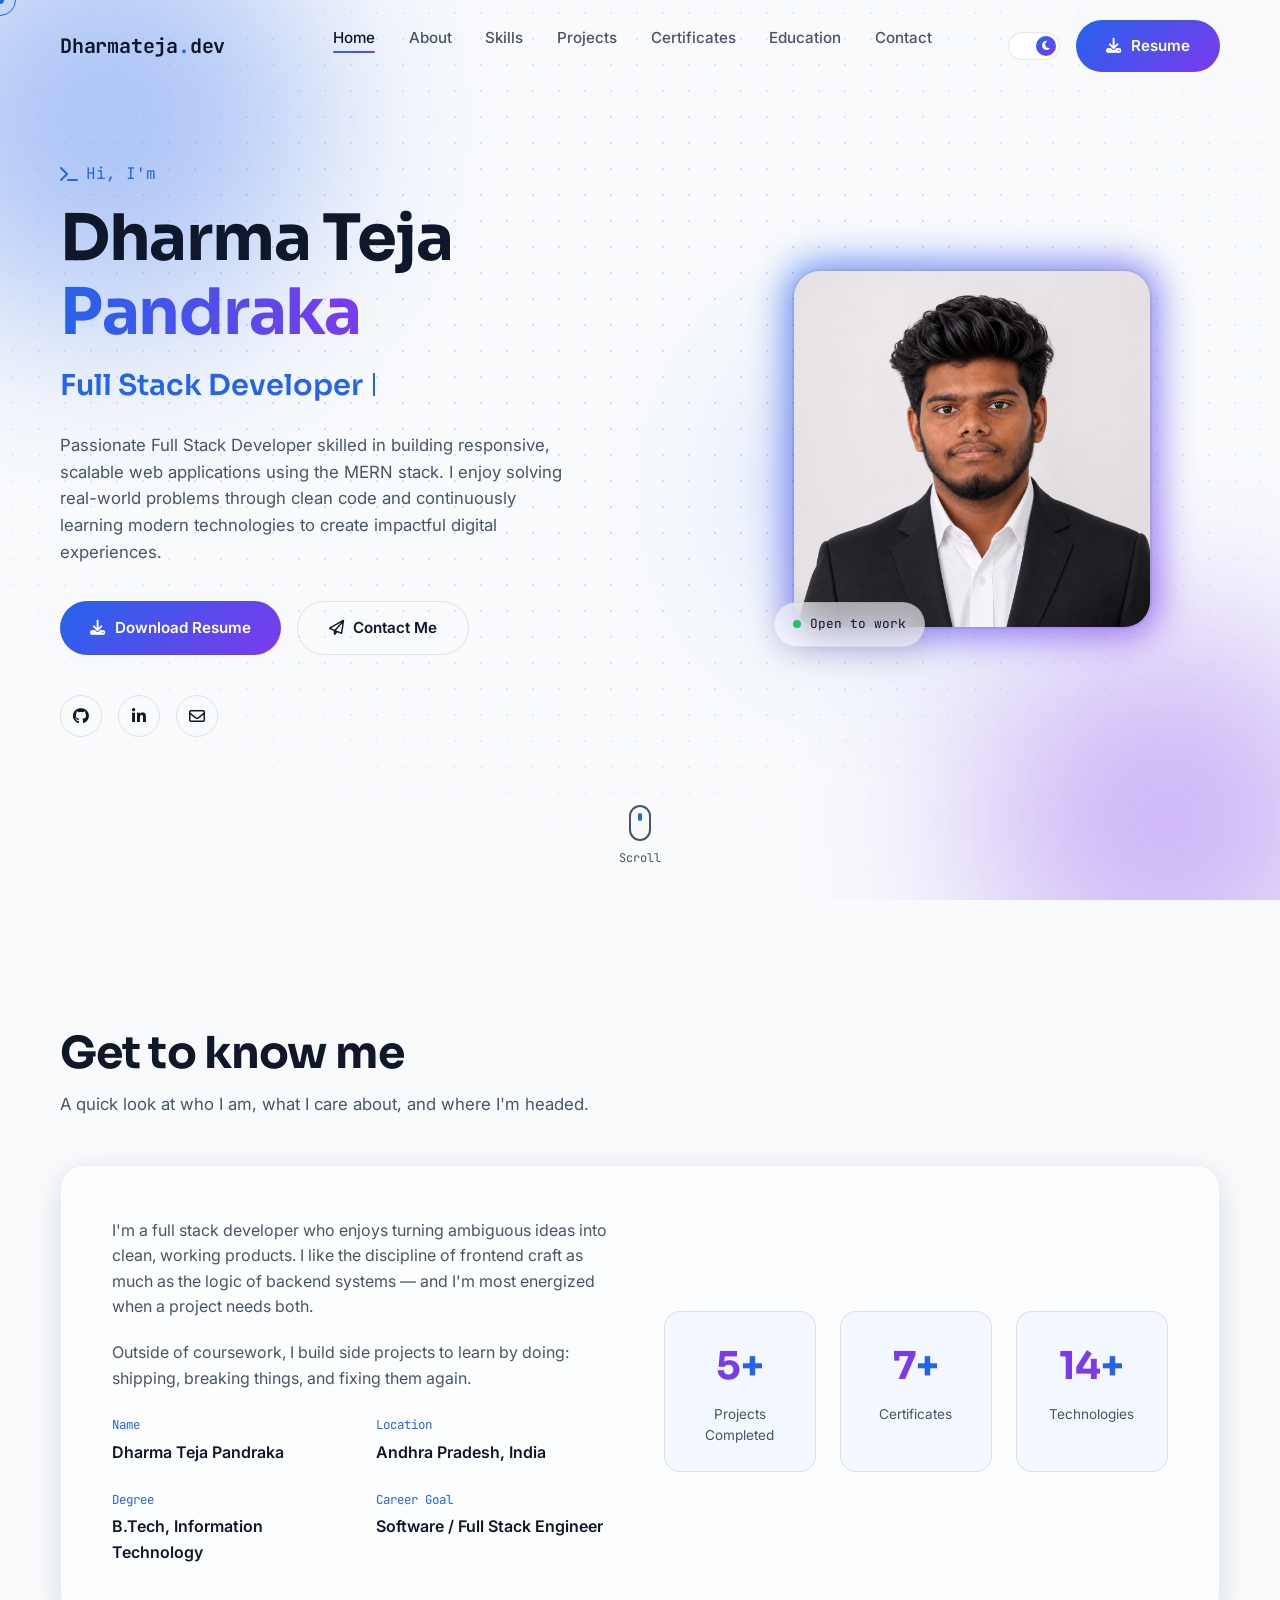
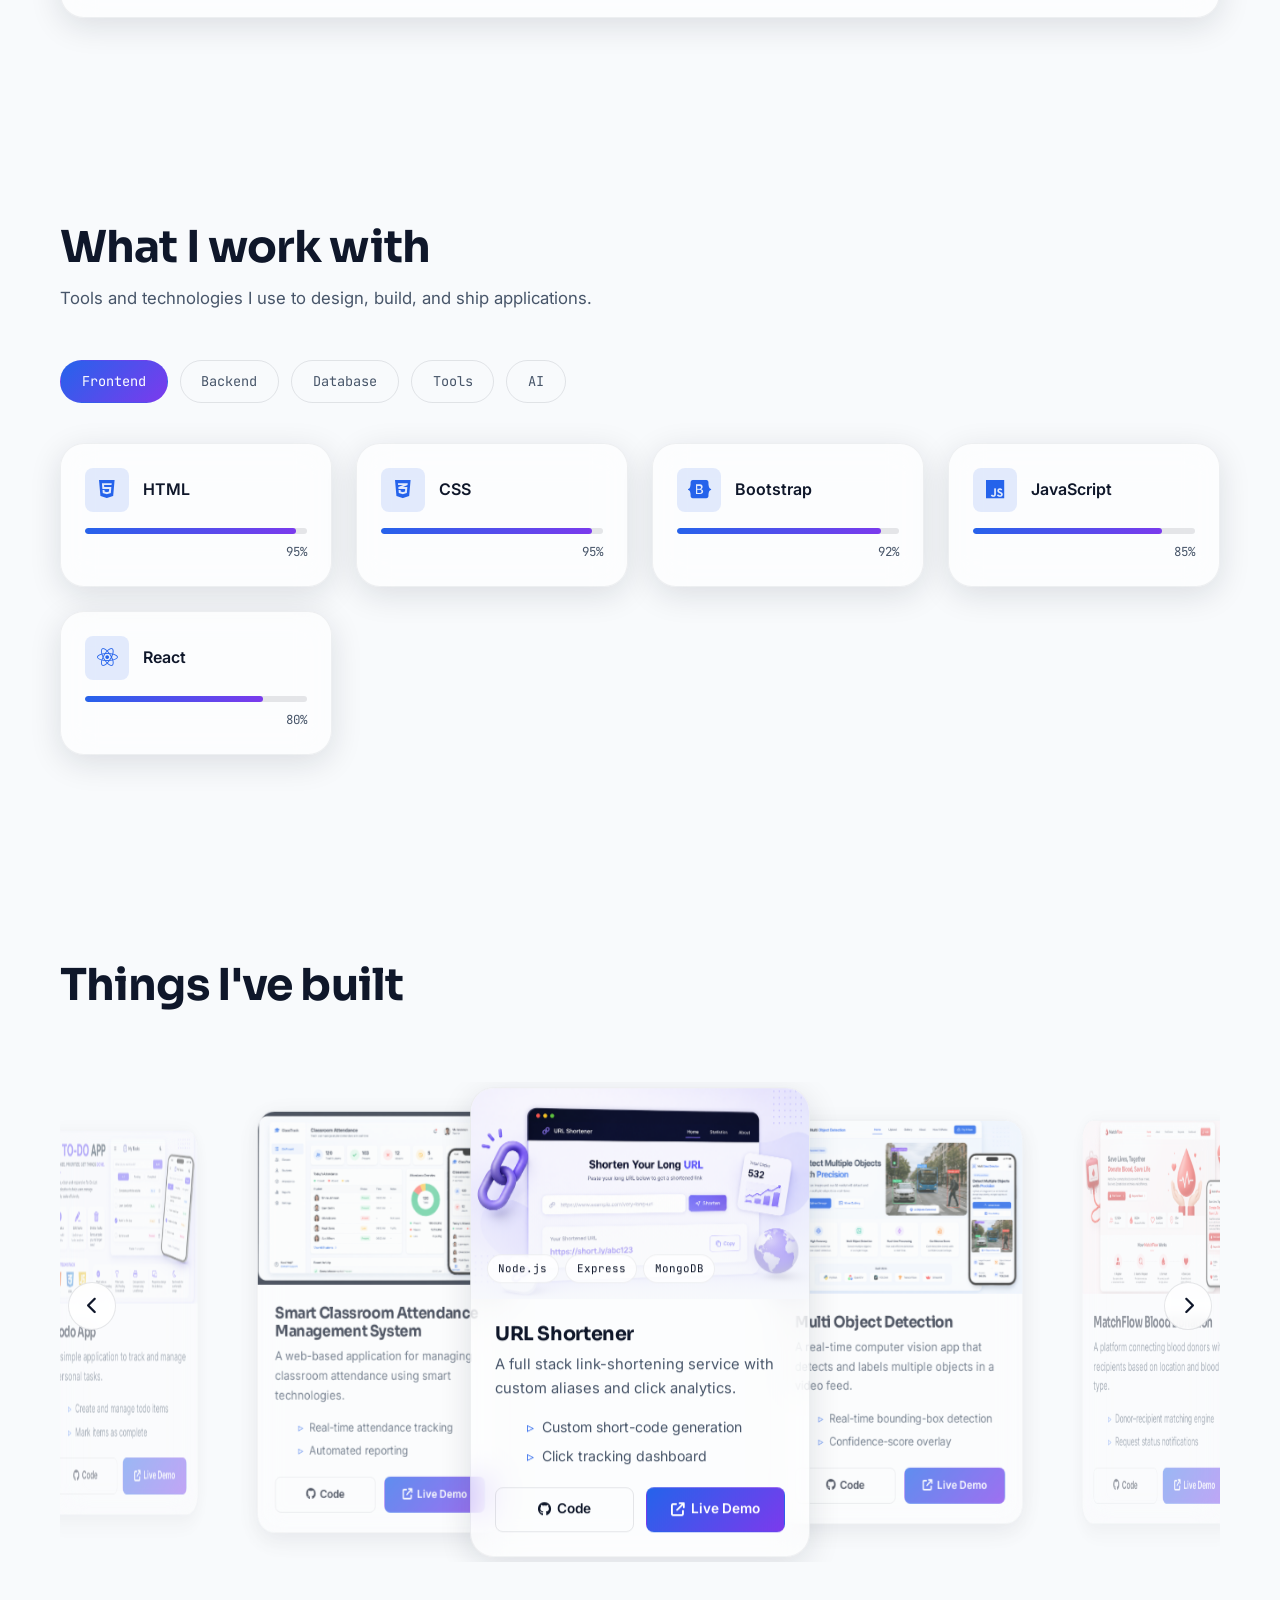
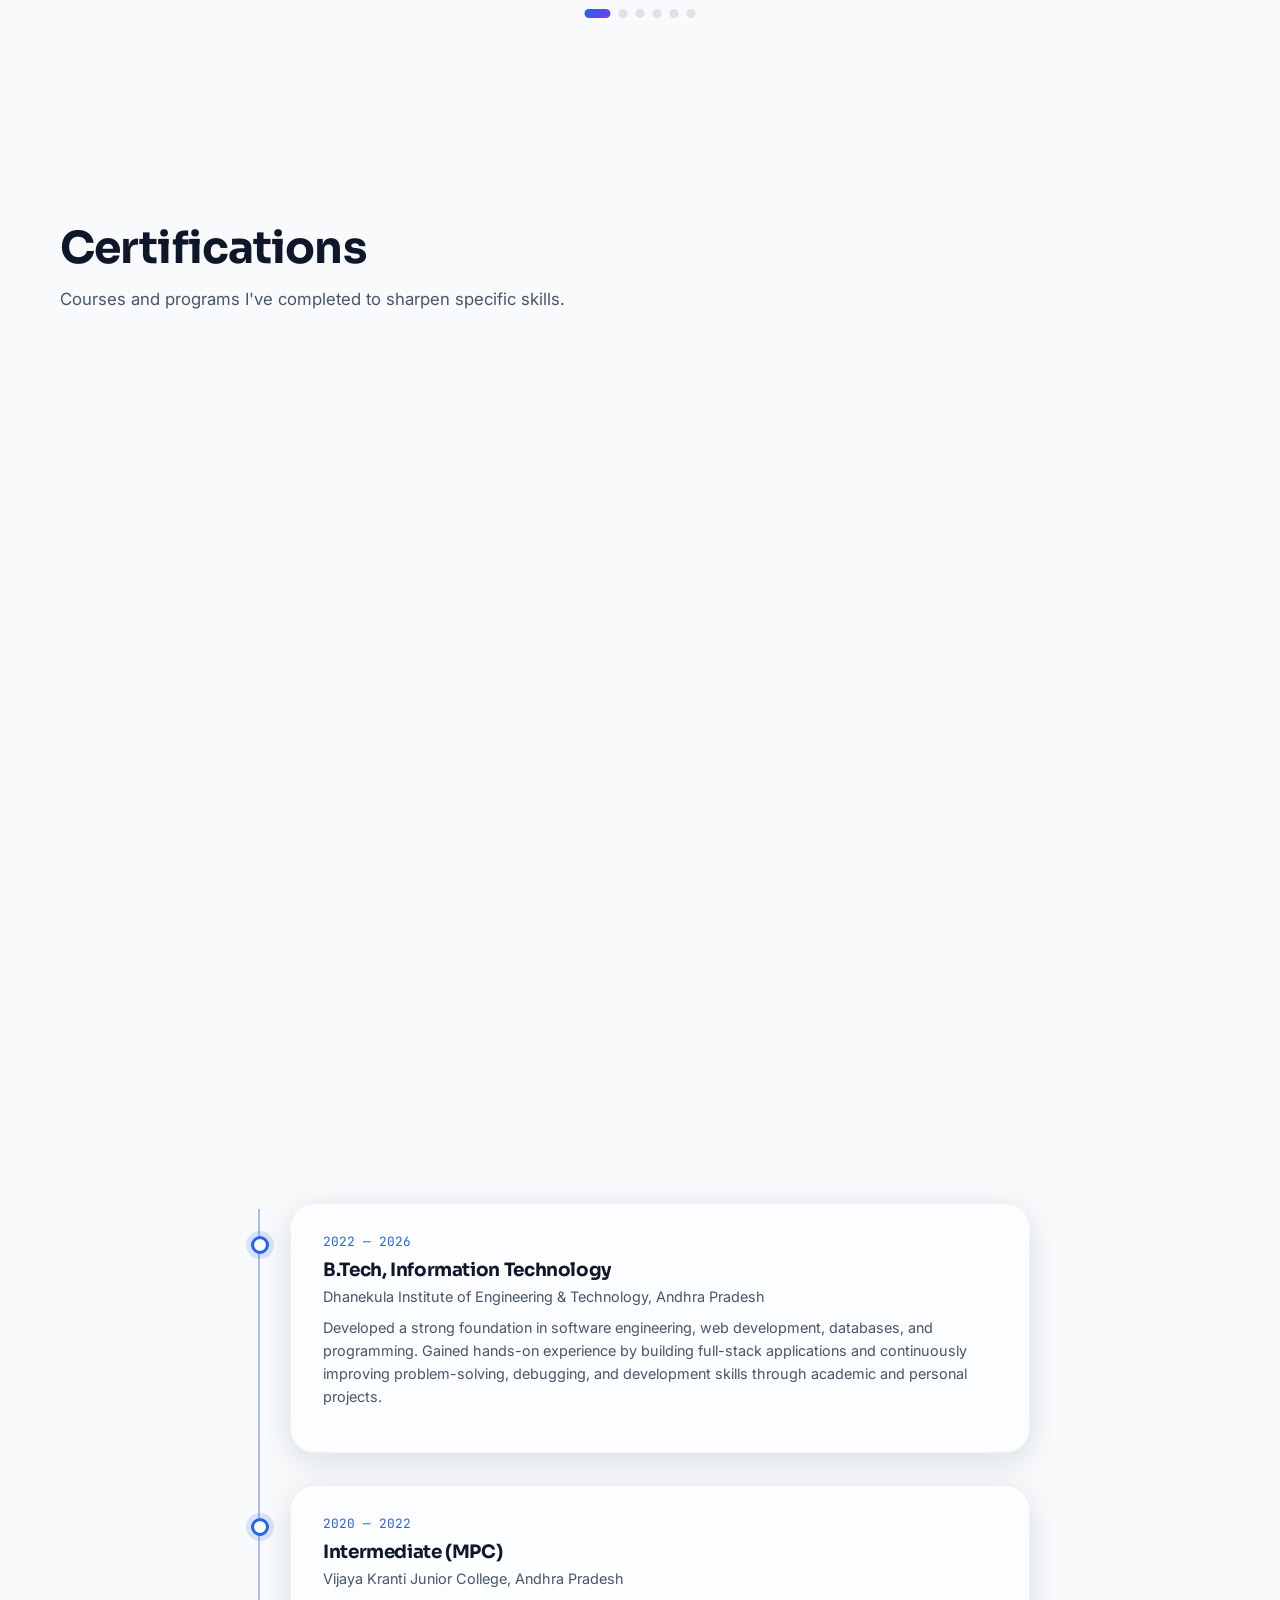
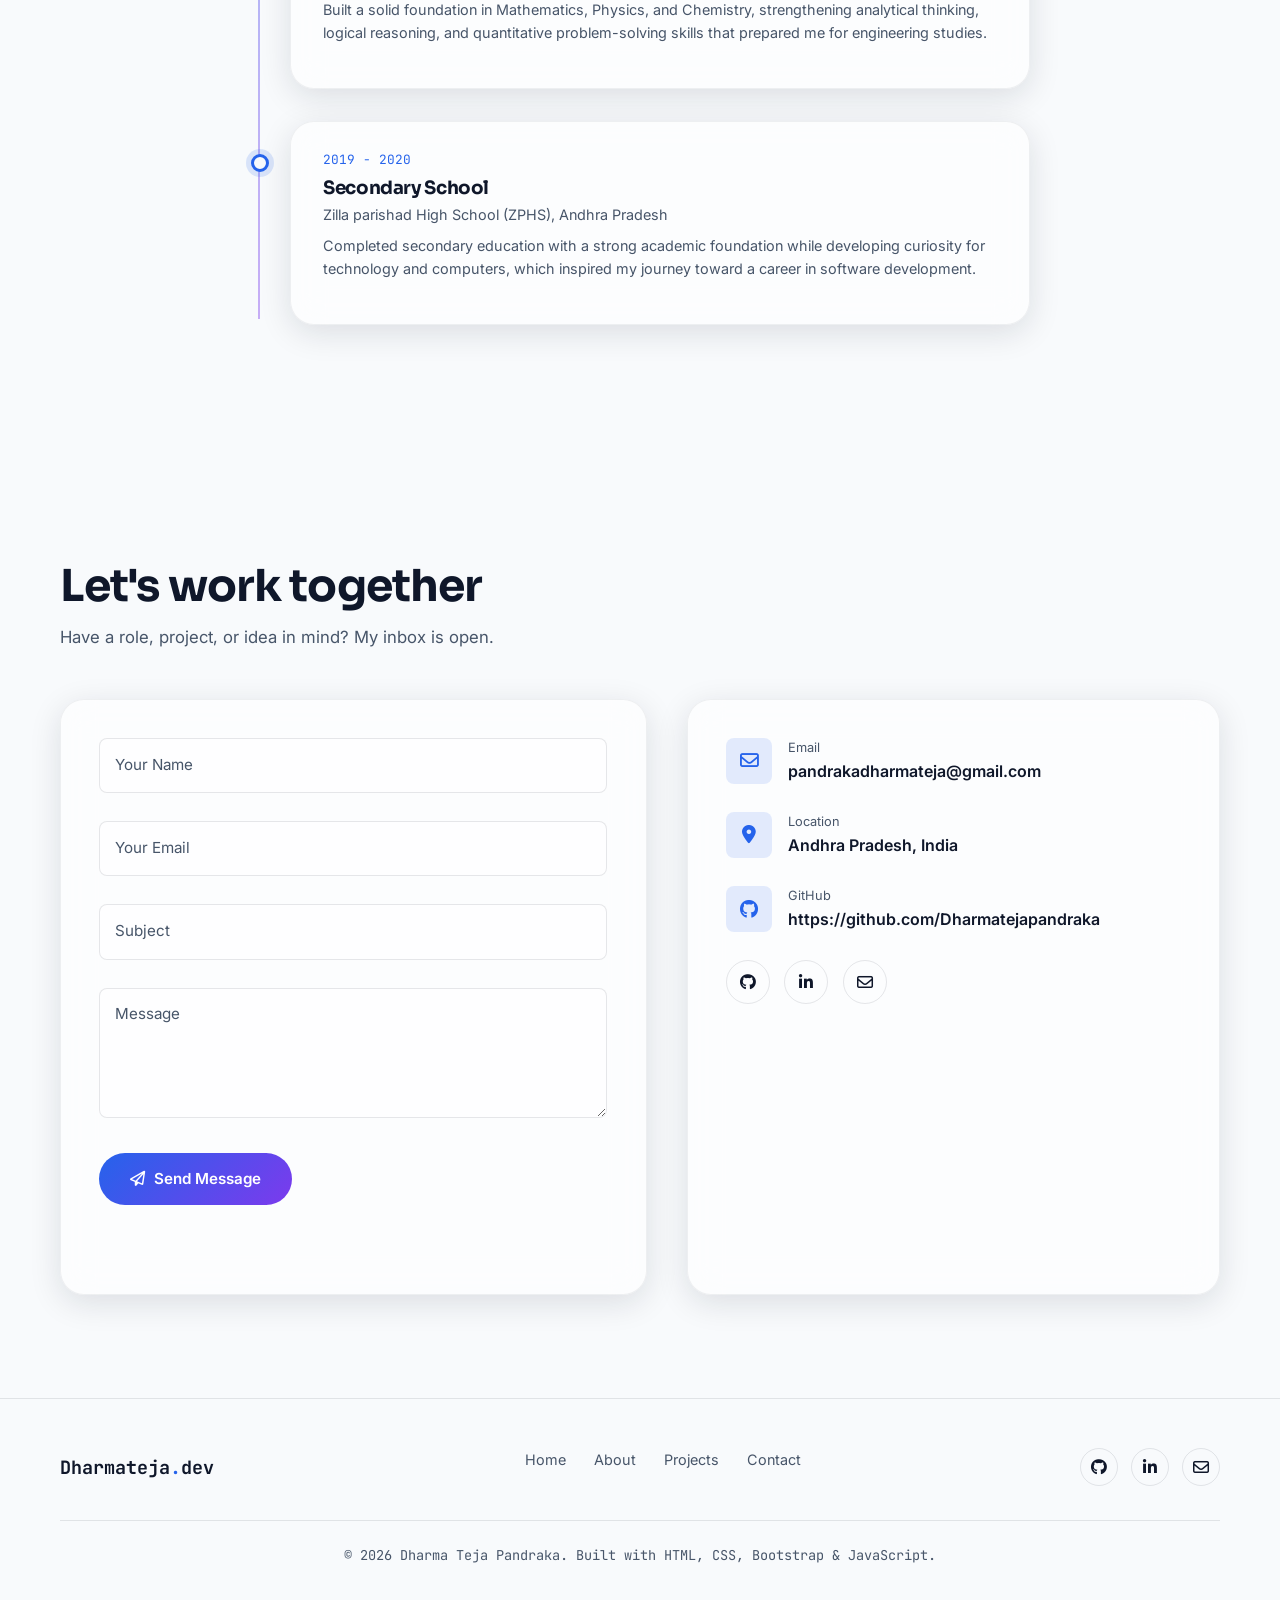
<file: index.html>
<!DOCTYPE html>
<html lang="en">
<head>
<meta charset="UTF-8">
<meta name="viewport" content="width=device-width, initial-scale=1.0">
<title>Dharmateja Pandraka | Full Stack Developer Portfolio</title>
<meta name="description" content="Portfolio of Dharmateja Pandraka, a Full Stack Developer specializing in the MERN stack, building fast, accessible, and beautifully designed web applications.">
<meta name="keywords" content="Full Stack Developer, MERN Stack, Frontend Developer, Portfolio, Web Developer">
<meta name="author" content="Dharmateja Pandraka">

<!-- Open Graph -->
<meta property="og:title" content="Dharmateja Pandraka | Full Stack Developer">
<meta property="og:description" content="Full Stack Developer building fast, accessible, and premium web applications.">
<meta property="og:type" content="website">

<!-- Favicon (replace with your own) -->
<link rel="icon" href="data:,">

<!-- Google Fonts: Sora (display), Inter (body), JetBrains Mono (labels/code accents) -->
<link rel="preconnect" href="https://fonts.googleapis.com">
<link rel="preconnect" href="https://fonts.gstatic.com" crossorigin>
<link href="https://fonts.googleapis.com/css2?family=Sora:wght@500;600;700;800&family=Inter:wght@400;500;600&family=JetBrains+Mono:wght@400;500;600&display=swap" rel="stylesheet">

<!-- Font Awesome icons -->
<link rel="stylesheet" href="https://cdnjs.cloudflare.com/ajax/libs/font-awesome/6.5.1/css/all.min.css">

<!-- Bootstrap 5 (grid + utilities only — components are custom-styled) -->
<link rel="stylesheet" href="https://cdn.jsdelivr.net/npm/bootstrap@5.3.3/dist/css/bootstrap.min.css">

<!-- Design tokens first, then base, then one file per section -->
<link rel="stylesheet" href="css/variables.css">
<link rel="stylesheet" href="css/base.css">
<link rel="stylesheet" href="css/navbar.css">
<link rel="stylesheet" href="css/hero.css">
<link rel="stylesheet" href="css/about.css">
<link rel="stylesheet" href="css/skills.css">
<link rel="stylesheet" href="css/projects.css">
<link rel="stylesheet" href="css/certificates.css">
<link rel="stylesheet" href="css/education.css">
<link rel="stylesheet" href="css/contact.css">
<link rel="stylesheet" href="css/footer.css">
<link rel="stylesheet" href="css/animations.css">
</head>
<body data-theme="dark">

<a href="#home" class="skip-link">Skip to main content</a>

<!-- Loading screen, removed by js/loader.js once ready -->
<div id="loader" aria-hidden="true">
  <div class="loader-inner">
    <div class="loader-logo">Dharmateja<span>.</span>dev</div>
    <div class="loader-bar"></div>
  </div>
</div>

<!-- Scroll progress bar, filled by js/scrollprogress.js -->
<div id="scroll-progress"></div>

<!-- Each placeholder below is filled with its own HTML file from /sections
     by js/sections-loader.js — this is what keeps every section in its
     own separate, independently editable file. -->
<div id="navbar-placeholder"></div>

<main id="main-content">
  <div id="hero-placeholder"></div>
  <div id="about-placeholder"></div>
  <div id="skills-placeholder"></div>
  <div id="projects-placeholder"></div>
  <div id="certificates-placeholder"></div>
  <div id="education-placeholder"></div>
  <div id="contact-placeholder"></div>
</main>

<div id="footer-placeholder"></div>

<!-- Back to top button (global chrome, not tied to one section) -->
<button id="backToTop" aria-label="Back to top"><i class="fa-solid fa-arrow-up"></i></button>

<!-- Bootstrap JS bundle (needed only if you add Bootstrap components later) -->
<script src="https://cdn.jsdelivr.net/npm/bootstrap@5.3.3/dist/js/bootstrap.bundle.min.js"></script>

<!-- One JS file per feature, loaded in dependency order, orchestrated by main.js -->
<script src="js/theme.js"></script>
<script src="js/loader.js"></script>
<script src="js/cursor.js"></script>
<script src="js/scrollprogress.js"></script>
<script src="js/sections-loader.js"></script>
<script src="js/navbar.js"></script>
<script src="js/typing.js"></script>
<script src="js/counters.js"></script>
<script src="js/skills.js"></script>
<script src="js/projects.js"></script>
<script src="js/certificates.js"></script>
<script src="js/contact.js"></script>
<script src="js/effects.js"></script>
<script src="js/main.js"></script>
</body>
</html>
</file>
<file: css/variables.css>
/* =========================================================
   VARIABLES.CSS
   Central design tokens. Switching data-theme on <html>
   swaps every color instantly — nothing else needs to change.
   ========================================================= */

:root {
  /* ---------- Dark theme (default) ---------- */
  --bg: #0F172A;
  --bg-rgb: 15, 23, 42;
  --card: #1E293B;
  --card-rgb: 30, 41, 59;
  --primary: #38BDF8;
  --primary-rgb: 56, 189, 248;
  --accent: #8B5CF6;
  --accent-rgb: 139, 92, 246;
  --text: #FFFFFF;
  --text-secondary: #94A3B8;
  --border: rgba(148, 163, 184, 0.15);
  --glass-bg: rgba(30, 41, 59, 0.55);
  --glass-border: rgba(255, 255, 255, 0.08);
  --nav-bg: rgba(15, 23, 42, 0.65);
  --shadow: rgba(0, 0, 0, 0.45);
  --scrollbar-track: #0b1222;

  /* ---------- Typography ---------- */
  --font-display: 'Sora', sans-serif;
  --font-body: 'Inter', sans-serif;
  --font-mono: 'JetBrains Mono', monospace;

  /* ---------- Gradients ---------- */
  --gradient-primary: linear-gradient(135deg, var(--primary), var(--accent));
  --gradient-glow: radial-gradient(circle, rgba(56,189,248,0.35), transparent 70%);

  /* ---------- Layout ---------- */
  --container-max: 1240px;
  --radius-sm: 8px;
  --radius-md: 16px;
  --radius-lg: 24px;
  --radius-full: 999px;
  --section-pad: clamp(4rem, 8vw, 7rem);

  /* ---------- Motion ---------- */
  --ease: cubic-bezier(0.16, 1, 0.3, 1);
  --transition-fast: 0.2s var(--ease);
  --transition-base: 0.4s var(--ease);
  --transition-slow: 0.8s var(--ease);
}

/* ---------- Light theme overrides ---------- */
[data-theme="light"] {
  --bg: #F8FAFC;
  --bg-rgb: 248, 250, 252;
  --card: #FFFFFF;
  --card-rgb: 255, 255, 255;
  --primary: #2563EB;
  --primary-rgb: 37, 99, 235;
  --accent: #7C3AED;
  --accent-rgb: 124, 58, 237;
  --text: #0F172A;
  --text-secondary: #475569;
  --border: rgba(15, 23, 42, 0.1);
  --glass-bg: rgba(255, 255, 255, 0.6);
  --glass-border: rgba(15, 23, 42, 0.06);
  --nav-bg: rgba(248, 250, 252, 0.7);
  --shadow: rgba(15, 23, 42, 0.12);
  --scrollbar-track: #e2e8f0;
}
</file>
<file: css/base.css>
/* =========================================================
   BASE.CSS — resets, global typography, shared utilities,
   loader screen, custom cursor, scroll progress bar
   ========================================================= */

* { margin: 0; padding: 0; box-sizing: border-box; }

html {
  scroll-behavior: smooth;
  scroll-padding-top: 90px;
}

body {
  font-family: var(--font-body);
  background: var(--bg);
  color: var(--text);
  overflow-x: hidden;
  transition: background var(--transition-base), color var(--transition-base);
  line-height: 1.6;
}

/* Respect reduced motion preference */
@media (prefers-reduced-motion: reduce) {
  html { scroll-behavior: auto; }
  *, *::before, *::after {
    animation-duration: 0.001ms !important;
    animation-iteration-count: 1 !important;
    transition-duration: 0.001ms !important;
  }
}

img { max-width: 100%; display: block; }

a { text-decoration: none; color: inherit; }

ul { list-style: none; }

button { font-family: inherit; cursor: pointer; border: none; background: none; }

h1, h2, h3, h4, h5 {
  font-family: var(--font-display);
  font-weight: 700;
  letter-spacing: -0.02em;
  line-height: 1.15;
}

::selection {
  background: var(--primary);
  color: #fff;
}

/* ---------- Scrollbar ---------- */
::-webkit-scrollbar { width: 10px; }
::-webkit-scrollbar-track { background: var(--scrollbar-track); }
::-webkit-scrollbar-thumb {
  background: var(--gradient-primary);
  border-radius: var(--radius-full);
}

/* ---------- Layout helpers ---------- */
.container-custom {
  width: 100%;
  max-width: var(--container-max);
  margin-inline: auto;
  padding-inline: clamp(1.25rem, 4vw, 2.5rem);
}

section { padding-block: var(--section-pad); position: relative; }

/* Code-comment style eyebrow used above every section heading.
   Ties the visual language to the developer/full-stack subject. */
.eyebrow {
  font-family: var(--font-mono);
  font-size: 0.85rem;
  color: var(--primary);
  display: inline-flex;
  align-items: center;
  gap: 0.5rem;
  margin-bottom: 0.75rem;
  opacity: 0.9;
}

.section-heading {
  font-size: clamp(1.9rem, 4vw, 2.75rem);
  margin-bottom: 0.75rem;
}

.section-sub {
  color: var(--text-secondary);
  max-width: 620px;
  margin-bottom: 3rem;
  font-size: 1.05rem;
}

.section-head { margin-bottom: 2.5rem; }

.text-gradient {
  background: var(--gradient-primary);
  -webkit-background-clip: text;
  background-clip: text;
  color: transparent;
}

/* ---------- Glass card ---------- */
.glass-card {
  background: var(--glass-bg);
  border: 1px solid var(--glass-border);
  backdrop-filter: blur(16px);
  -webkit-backdrop-filter: blur(16px);
  border-radius: var(--radius-lg);
  box-shadow: 0 8px 32px var(--shadow);
  transition: transform var(--transition-base), box-shadow var(--transition-base), border-color var(--transition-base);
}

/* ---------- Buttons ---------- */
.btn-glow {
  position: relative;
  display: inline-flex;
  align-items: center;
  gap: 0.6rem;
  padding: 0.85rem 1.9rem;
  border-radius: var(--radius-full);
  font-weight: 600;
  font-size: 0.95rem;
  background: var(--gradient-primary);
  color: #fff;
  overflow: hidden;
  transition: transform var(--transition-fast), box-shadow var(--transition-fast);
  isolation: isolate;
}
.btn-glow:hover {
  transform: translateY(-3px);
  box-shadow: 0 10px 30px rgba(var(--primary-rgb), 0.4);
  color: #fff;
}

.btn-outline {
  display: inline-flex;
  align-items: center;
  gap: 0.6rem;
  padding: 0.85rem 1.9rem;
  border-radius: var(--radius-full);
  font-weight: 600;
  font-size: 0.95rem;
  border: 1.5px solid var(--border);
  color: var(--text);
  transition: all var(--transition-fast);
}
.btn-outline:hover {
  border-color: var(--primary);
  color: var(--primary);
  transform: translateY(-3px);
}

/* Ripple click effect, applied via JS-added span */
.ripple {
  position: absolute;
  border-radius: 50%;
  transform: scale(0);
  animation: ripple-anim 0.6s var(--ease);
  background: rgba(255, 255, 255, 0.5);
  pointer-events: none;
}
@keyframes ripple-anim {
  to { transform: scale(3); opacity: 0; }
}

/* ---------- Loading Screen ---------- */
#loader {
  position: fixed;
  inset: 0;
  background: var(--bg);
  z-index: 9999;
  display: flex;
  align-items: center;
  justify-content: center;
  transition: opacity 0.6s var(--ease), visibility 0.6s var(--ease);
}
#loader.loaded { opacity: 0; visibility: hidden; }
.loader-inner { text-align: center; }
.loader-logo {
  font-family: var(--font-mono);
  font-size: 1.4rem;
  color: var(--text);
  margin-bottom: 1.25rem;
  letter-spacing: 0.05em;
}
.loader-logo span { color: var(--primary); }
.loader-bar {
  width: 180px;
  height: 3px;
  border-radius: var(--radius-full);
  background: var(--border);
  overflow: hidden;
}
.loader-bar::after {
  content: '';
  display: block;
  height: 100%;
  width: 40%;
  background: var(--gradient-primary);
  animation: loader-slide 1.1s ease-in-out infinite;
}
@keyframes loader-slide {
  0% { transform: translateX(-100%); }
  100% { transform: translateX(350%); }
}

/* ---------- Scroll Progress Bar ---------- */
#scroll-progress {
  position: fixed;
  top: 0;
  left: 0;
  height: 3px;
  width: 0%;
  background: var(--gradient-primary);
  z-index: 2000;
  transition: width 0.1s linear;
}

/* ---------- Custom Cursor (desktop only) ---------- */
.cursor-dot, .cursor-glow {
  position: fixed;
  top: 0;
  left: 0;
  pointer-events: none;
  z-index: 9998;
  transform: translate(-50%, -50%);
  border-radius: 50%;
}
.cursor-dot {
  width: 8px;
  height: 8px;
  background: var(--primary);
}
.cursor-glow {
  width: 32px;
  height: 32px;
  border: 1.5px solid var(--primary);
  transition: width 0.2s var(--ease), height 0.2s var(--ease), opacity 0.2s var(--ease);
}
.cursor-glow.hovered {
  width: 55px;
  height: 55px;
  background: rgba(var(--primary-rgb), 0.1);
}
@media (hover: none), (max-width: 991px) {
  .cursor-dot, .cursor-glow { display: none; }
}

/* ---------- Back to top ---------- */
#backToTop {
  position: fixed;
  bottom: 28px;
  right: 28px;
  width: 46px;
  height: 46px;
  border-radius: 50%;
  background: var(--gradient-primary);
  color: #fff;
  display: flex;
  align-items: center;
  justify-content: center;
  font-size: 1.1rem;
  opacity: 0;
  visibility: hidden;
  transform: translateY(20px);
  transition: all var(--transition-base);
  z-index: 900;
  box-shadow: 0 8px 24px var(--shadow);
}
#backToTop.show { opacity: 1; visibility: visible; transform: translateY(0); }

/* ---------- Reveal-on-scroll (Intersection Observer driven) ---------- */
.reveal {
  opacity: 0;
  transform: translateY(40px);
  transition: opacity 0.8s var(--ease), transform 0.8s var(--ease);
}
.reveal.in-view { opacity: 1; transform: translateY(0); }
.reveal-delay-1 { transition-delay: 0.1s; }
.reveal-delay-2 { transition-delay: 0.2s; }
.reveal-delay-3 { transition-delay: 0.3s; }
.reveal-delay-4 { transition-delay: 0.4s; }

/* Focus visibility for accessibility */
a:focus-visible, button:focus-visible, input:focus-visible, textarea:focus-visible {
  outline: 2px solid var(--primary);
  outline-offset: 3px;
}

/* Skip link */
.skip-link {
  position: absolute;
  left: -999px;
  top: 0;
  background: var(--primary);
  color: #fff;
  padding: 0.75rem 1.25rem;
  z-index: 10000;
  border-radius: 0 0 8px 0;
}
.skip-link:focus { left: 0; }

/* ---------- Mobile overflow guard ---------- */
html {
  overflow-x: hidden;
  max-width: 100%;
}
body {
  max-width: 100%;
}
</file>
<file: css/navbar.css>
/* =========================================================
   NAVBAR.CSS
   ========================================================= */

.navbar-custom {
  position: fixed;
  top: 0;
  left: 0;
  width: 100%;
  z-index: 1000;
  padding-block: 1.25rem;
  background: transparent;
  transition: background var(--transition-base), padding var(--transition-base), border-color var(--transition-base);
  border-bottom: 1px solid transparent;
}
.navbar-custom.scrolled {
  background: var(--nav-bg);
  backdrop-filter: blur(18px);
  -webkit-backdrop-filter: blur(18px);
  padding-block: 0.85rem;
  border-bottom: 1px solid var(--border);
}

.nav-inner {
  display: flex;
  align-items: center;
  justify-content: space-between;
  gap: 1.5rem;
}

.nav-logo {
  font-family: var(--font-mono);
  font-size: 1.25rem;
  font-weight: 700;
  color: var(--text);
  letter-spacing: -0.01em;
}
.nav-logo .dot { color: var(--primary); }

.nav-links {
  display: flex;
  align-items: center;
  gap: 2.1rem;
}
.nav-links a {
  font-size: 0.95rem;
  font-weight: 500;
  color: var(--text-secondary);
  position: relative;
  padding-block: 0.35rem;
  transition: color var(--transition-fast);
}
.nav-links a::after {
  content: '';
  position: absolute;
  left: 0;
  bottom: 0;
  width: 0;
  height: 2px;
  background: var(--gradient-primary);
  transition: width var(--transition-fast);
  border-radius: var(--radius-full);
}
.nav-links a:hover,
.nav-links a.active {
  color: var(--text);
}
.nav-links a:hover::after,
.nav-links a.active::after {
  width: 100%;
}

.nav-actions {
  display: flex;
  align-items: center;
  gap: 1rem;
}

/* Theme toggle switch */
.theme-toggle {
  width: 52px;
  height: 28px;
  border-radius: var(--radius-full);
  background: var(--card);
  border: 1px solid var(--border);
  position: relative;
  display: flex;
  align-items: center;
  padding: 3px;
  transition: background var(--transition-fast);
}
.theme-toggle .toggle-thumb {
  width: 20px;
  height: 20px;
  border-radius: 50%;
  background: var(--gradient-primary);
  display: flex;
  align-items: center;
  justify-content: center;
  color: #fff;
  font-size: 0.65rem;
  transition: transform 0.35s var(--ease);
  transform: translateX(0);
}
[data-theme="light"] .theme-toggle .toggle-thumb {
  transform: translateX(24px);
}
.theme-toggle .toggle-thumb i { pointer-events: none; }

/* Mobile hamburger */
.hamburger {
  display: none;
  flex-direction: column;
  gap: 5px;
  width: 26px;
  z-index: 1100;
}
.hamburger span {
  height: 2px;
  width: 100%;
  background: var(--text);
  border-radius: var(--radius-full);
  transition: transform var(--transition-fast), opacity var(--transition-fast);
}
.hamburger.active span:nth-child(1) { transform: translateY(7px) rotate(45deg); }
.hamburger.active span:nth-child(2) { opacity: 0; }
.hamburger.active span:nth-child(3) { transform: translateY(-7px) rotate(-45deg); }

@media (max-width: 991px) {
  .nav-links {
    position: fixed;
    top: 0;
    right: -100%;
    height: 100vh;
    width: min(75vw, 320px);
    background: var(--card);
    flex-direction: column;
    justify-content: center;
    gap: 2rem;
    transition: right var(--transition-base);
    box-shadow: -10px 0 40px var(--shadow);
  }
  .nav-links.open { right: 0; }
  .hamburger { display: flex; }
  .nav-resume-btn { display: none; }
}
</file>
<file: css/hero.css>
/* =========================================================
   HERO.CSS
   ========================================================= */

.hero {
  min-height: 100vh;
  display: flex;
  align-items: center;
  padding-top: 100px;
  position: relative;
  overflow: hidden;
}

/* Animated gradient blobs behind hero */
.hero-bg-blob {
  position: absolute;
  border-radius: 50%;
  filter: blur(90px);
  opacity: 0.35;
  z-index: 0;
  animation: blob-float 12s ease-in-out infinite;
}
.blob-1 { width: 420px; height: 420px; background: var(--primary); top: -10%; left: -8%; }
.blob-2 { width: 380px; height: 380px; background: var(--accent); bottom: -12%; right: -6%; animation-delay: 3s; }
.blob-3 { width: 260px; height: 260px; background: var(--primary); top: 40%; right: 20%; animation-delay: 6s; opacity: 0.2; }

@keyframes blob-float {
  0%, 100% { transform: translate(0, 0) scale(1); }
  33% { transform: translate(40px, -30px) scale(1.08); }
  66% { transform: translate(-30px, 30px) scale(0.95); }
}

/* Faint dot-grid, evokes a code/terminal canvas */
.hero-grid {
  position: absolute;
  inset: 0;
  background-image: radial-gradient(rgba(var(--primary-rgb), 0.18) 1px, transparent 1px);
  background-size: 26px 26px;
  mask-image: radial-gradient(ellipse 70% 60% at 50% 40%, black 40%, transparent 100%);
  z-index: 0;
}

.hero-row {
  position: relative;
  z-index: 2;
  display: flex;
  align-items: center;
  gap: 3rem;
  flex-wrap: wrap;
}

.hero-text { flex: 1 1 480px; }
.hero-visual { flex: 1 1 360px; display: flex; justify-content: center; }

.hero-greet {
  font-family: var(--font-mono);
  color: var(--primary);
  font-size: 1rem;
  margin-bottom: 1rem;
  display: inline-flex;
  align-items: center;
  gap: 0.5rem;
}

.hero-title {
  font-size: clamp(2.4rem, 6vw, 4rem);
  margin-bottom: 0.75rem;
}

.hero-typing-row {
  display: flex;
  align-items: center;
  gap: 0.6rem;
  font-family: var(--font-display);
  font-size: clamp(1.2rem, 3vw, 1.8rem);
  font-weight: 600;
  color: var(--text-secondary);
  margin-bottom: 1.5rem;
  min-height: 2.2rem;
}
#typingText { color: var(--primary); }
.cursor-blink {
  display: inline-block;
  width: 2px;
  height: 1.4rem;
  background: var(--primary);
  animation: blink 0.9s step-end infinite;
}
@keyframes blink { 50% { opacity: 0; } }

.hero-desc {
  color: var(--text-secondary);
  max-width: 520px;
  margin-bottom: 2.2rem;
  font-size: 1.05rem;
}

.hero-btns { display: flex; gap: 1rem; flex-wrap: wrap; margin-bottom: 2.5rem; }

.hero-socials { display: flex; gap: 1rem; }
.hero-socials a {
  width: 42px;
  height: 42px;
  border-radius: 50%;
  border: 1px solid var(--border);
  display: flex;
  align-items: center;
  justify-content: center;
  transition: all var(--transition-fast);
}
.hero-socials a:hover {
  background: var(--gradient-primary);
  border-color: transparent;
  transform: translateY(-4px);
  color: #fff;
}

/* Glowing profile frame */
.profile-frame {
  position: relative;
  width: min(360px, 80vw);
  aspect-ratio: 1;
}
.profile-frame::before {
  content: '';
  position: absolute;
  inset: -6px;
  border-radius: 32px;
  background: var(--gradient-primary);
  opacity: 0.7;
  filter: blur(18px);
  animation: pulse-glow 3.5s ease-in-out infinite;
}
@keyframes pulse-glow {
  0%, 100% { opacity: 0.45; }
  50% { opacity: 0.85; }
}
.profile-frame img {
  position: relative;
  width: 100%;
  height: 100%;
  object-fit: cover;
  border-radius: 28px;
  border: 2px solid var(--glass-border);
  z-index: 1;
}
.profile-badge {
  position: absolute;
  bottom: -18px;
  left: -18px;
  z-index: 2;
  display: flex;
  align-items: center;
  gap: 0.6rem;
  padding: 0.7rem 1.1rem;
  font-family: var(--font-mono);
  font-size: 0.8rem;
}
.profile-badge .dot-live {
  width: 8px; height: 8px; border-radius: 50%;
  background: #22c55e;
  box-shadow: 0 0 0 rgba(34,197,94,0.5);
  animation: dot-pulse 2s infinite;
}
@keyframes dot-pulse {
  0% { box-shadow: 0 0 0 0 rgba(34,197,94,0.5); }
  70% { box-shadow: 0 0 0 8px rgba(34,197,94,0); }
  100% { box-shadow: 0 0 0 0 rgba(34,197,94,0); }
}

/* Scroll indicator */
.scroll-indicator {
  position: absolute;
  bottom: 32px;
  left: 50%;
  transform: translateX(-50%);
  z-index: 2;
  display: flex;
  flex-direction: column;
  align-items: center;
  gap: 0.5rem;
  color: var(--text-secondary);
  font-family: var(--font-mono);
  font-size: 0.75rem;
}
.scroll-indicator .mouse {
  width: 22px;
  height: 36px;
  border: 2px solid var(--text-secondary);
  border-radius: 14px;
  display: flex;
  justify-content: center;
  padding-top: 6px;
}
.scroll-indicator .mouse .wheel {
  width: 4px;
  height: 8px;
  background: var(--primary);
  border-radius: var(--radius-full);
  animation: scroll-wheel 1.6s infinite;
}
@keyframes scroll-wheel {
  0% { opacity: 1; transform: translateY(0); }
  100% { opacity: 0; transform: translateY(10px); }
}

@media (max-width: 991px) {
  .hero-row { flex-direction: column-reverse; text-align: center; }
  .hero-desc { margin-inline: auto; }
  .hero-btns, .hero-socials { justify-content: center; }
  .hero-typing-row { justify-content: center; }
}
</file>
<file: css/about.css>
/* =========================================================
   ABOUT.CSS
   ========================================================= */

.about-card {
  padding: clamp(2rem, 4vw, 3.5rem);
}

.about-grid {
  display: grid;
  grid-template-columns: 1fr 1fr;
  gap: 3rem;
  align-items: center;
}

.about-info-list {
  display: grid;
  grid-template-columns: 1fr 1fr;
  gap: 1.5rem;
  margin-top: 1.5rem;
}
.about-info-item .label {
  font-family: var(--font-mono);
  font-size: 0.78rem;
  color: var(--primary);
  display: block;
  margin-bottom: 0.3rem;
}
.about-info-item .value {
  font-weight: 600;
  font-size: 1rem;
}

.about-text p { color: var(--text-secondary); margin-bottom: 1.25rem; }

/* Animated counters */
.counters-row {
  display: grid;
  grid-template-columns: repeat(3, 1fr);
  gap: 1.5rem;
}
.counter-box {
  text-align: center;
  padding: 1.5rem 1rem;
  border-radius: var(--radius-md);
  border: 1px solid var(--border);
  background: rgba(var(--primary-rgb), 0.04);
  transition: transform var(--transition-fast), border-color var(--transition-fast);
}
.counter-box:hover { transform: translateY(-6px); border-color: var(--primary); }
.counter-num {
  font-family: var(--font-display);
  font-size: clamp(1.8rem, 3vw, 2.4rem);
  font-weight: 700;
  color: var(--primary);
}
.counter-num span { color: var(--accent); }
.counter-label {
  font-size: 0.85rem;
  color: var(--text-secondary);
  margin-top: 0.4rem;
}

@media (max-width: 850px) {
  .about-grid { grid-template-columns: 1fr; }
  .about-info-list { grid-template-columns: minmax(0, 1fr) minmax(0, 1fr); }
  .counters-row { grid-template-columns: repeat(3, minmax(0, 1fr)); gap: 0.75rem; }
}

@media (max-width: 480px) {
  .about-info-list { grid-template-columns: 1fr; }
  .counters-row { grid-template-columns: repeat(3, minmax(0, 1fr)); gap: 0.5rem; }
  .counter-box { padding: 1rem 0.5rem; }
  .counter-num { font-size: clamp(1.3rem, 6vw, 1.8rem); }
  .counter-label { font-size: 0.72rem; }
}
</file>
<file: css/skills.css>
/* =========================================================
   SKILLS.CSS
   ========================================================= */

.skills-tabs {
  display: flex;
  flex-wrap: wrap;
  gap: 0.75rem;
  margin-bottom: 2.5rem;
}
.skills-tab {
  font-family: var(--font-mono);
  font-size: 0.85rem;
  padding: 0.6rem 1.3rem;
  border-radius: var(--radius-full);
  border: 1px solid var(--border);
  color: var(--text-secondary);
  transition: all var(--transition-fast);
}
.skills-tab.active, .skills-tab:hover {
  background: var(--gradient-primary);
  color: #fff;
  border-color: transparent;
}

.skills-grid {
  display: grid;
  grid-template-columns: repeat(auto-fill, minmax(230px, 1fr));
  gap: 1.5rem;
}
.skill-panel { display: none; }
.skill-panel.active { display: grid; grid-template-columns: repeat(auto-fill, minmax(230px, 1fr)); gap: 1.5rem; }

.skill-card {
  padding: 1.5rem;
  text-align: left;
  transition: transform var(--transition-fast), border-color var(--transition-fast);
}
.skill-card:hover {
  transform: translateY(-8px);
  border-color: var(--primary);
}

.skill-top {
  display: flex;
  align-items: center;
  gap: 0.9rem;
  margin-bottom: 1rem;
}
.skill-icon {
  width: 44px;
  height: 44px;
  border-radius: var(--radius-sm);
  display: flex;
  align-items: center;
  justify-content: center;
  font-size: 1.3rem;
  background: rgba(var(--primary-rgb), 0.12);
  color: var(--primary);
}
.skill-name { font-weight: 600; font-size: 1rem; }

.skill-bar-track {
  height: 6px;
  border-radius: var(--radius-full);
  background: var(--border);
  overflow: hidden;
  margin-bottom: 0.5rem;
}
.skill-bar-fill {
  height: 100%;
  width: 0%;
  border-radius: var(--radius-full);
  background: var(--gradient-primary);
  transition: width 1.2s var(--ease);
}
.skill-percent {
  font-family: var(--font-mono);
  font-size: 0.78rem;
  color: var(--text-secondary);
  text-align: right;
}
</file>
<file: css/projects.css>
.projects-carousel-3d {
  position: relative;
  display: flex;
  align-items: center;
  justify-content: center;
  padding: 2rem 0 3.5rem;
}

.projects-stage {
  position: relative;
  width: 100%;
  height: 480px;
  perspective: 1400px;
  overflow: hidden;
}

.projects-track-3d {
  position: absolute;
  inset: 0;
}

.project-card {
  position: absolute;
  top: 50%;
  left: 50%;
  width: 340px;
  overflow: hidden;
  cursor: pointer;
  transition: transform 0.55s cubic-bezier(.25,.8,.25,1),
              opacity 0.55s ease,
              filter 0.55s ease;
  will-change: transform, opacity;
}

.project-card.is-active {
  cursor: default;
}

.project-img-wrap {
  position: relative;
  overflow: hidden;
  aspect-ratio: 16/10;
}
.project-img-wrap img {
  width: 100%;
  height: 100%;
  object-fit: cover;
  pointer-events: none;
}

.project-overlay {
  position: absolute;
  inset: 0;
  background: linear-gradient(to top, rgba(var(--bg-rgb), 0.9), transparent 60%);
  display: flex;
  align-items: flex-end;
  padding: 1rem;
  opacity: 0;
  transition: opacity var(--transition-fast);
}
.project-card.is-active .project-overlay { opacity: 1; }
.project-tags { display: flex; flex-wrap: wrap; gap: 0.4rem; }
.project-tag {
  font-family: var(--font-mono);
  font-size: 0.68rem;
  padding: 0.3rem 0.65rem;
  border-radius: var(--radius-full);
  background: rgba(var(--card-rgb), 0.8);
  border: 1px solid var(--glass-border);
  color: var(--text);
}

.project-body { padding: 1.5rem; }
.project-title { font-size: 1.2rem; margin-bottom: 0.5rem; }
.project-desc { color: var(--text-secondary); font-size: 0.92rem; margin-bottom: 1rem; }
.project-features {
  margin-bottom: 1.25rem;
  color: var(--text-secondary);
  font-size: 0.88rem;
}
.project-features li {
  display: flex;
  gap: 0.5rem;
  margin-bottom: 0.35rem;
}
.project-features li::before {
  content: '▹';
  color: var(--primary);
}
.project-links { display: flex; gap: 0.8rem; }
.project-links a {
  flex: 1;
  text-align: center;
  padding: 0.65rem;
  border-radius: var(--radius-sm);
  font-size: 0.85rem;
  font-weight: 600;
  border: 1px solid var(--border);
  display: inline-flex;
  align-items: center;
  justify-content: center;
  gap: 0.4rem;
  transition: all var(--transition-fast);
}
.project-links a:hover { border-color: var(--primary); color: var(--primary); }
.project-links a.demo-link {
  background: var(--gradient-primary);
  border-color: transparent;
  color: #fff;
}
.project-links a.demo-link:hover { color: #fff; opacity: 0.9; }

/* ---------- Nav arrows ---------- */
.carousel-nav {
  position: absolute;
  top: 45%;
  transform: translateY(-50%);
  z-index: 20;
  width: 48px;
  height: 48px;
  border-radius: 50%;
  border: 1px solid var(--border);
  background: rgba(var(--card-rgb), 0.85);
  backdrop-filter: blur(6px);
  color: var(--text);
  font-size: 1.1rem;
  display: flex;
  align-items: center;
  justify-content: center;
  cursor: pointer;
  transition: all var(--transition-fast);
}
.carousel-nav:hover {
  background: var(--gradient-primary);
  color: #fff;
  border-color: transparent;
  transform: translateY(-50%) scale(1.08);
}
.carousel-nav-prev { left: 8px; }
.carousel-nav-next { right: 8px; }

/* ---------- Dots ---------- */
.carousel-dots {
  position: absolute;
  bottom: 0;
  left: 50%;
  transform: translateX(-50%);
  display: flex;
  gap: 0.5rem;
}
.carousel-dot {
  width: 9px;
  height: 9px;
  border-radius: 50%;
  background: var(--border);
  border: none;
  cursor: pointer;
  transition: all var(--transition-fast);
  padding: 0;
}
.carousel-dot.active {
  width: 26px;
  border-radius: var(--radius-full);
  background: var(--gradient-primary);
}

@media (max-width: 768px) {
  .project-card { width: 280px; }
  .projects-stage { height: 560px; }
  .carousel-nav { width: 38px; height: 38px; font-size: 0.95rem; }
}
</file>
<file: css/certificates.css>
/* =========================================================
   CERTIFICATES.CSS — 3D Coverflow Carousel
   ========================================================= */

.cert-3d {
  display: flex;
  flex-direction: column;
  align-items: center;
  gap: 2rem;
}

.cert-3d-stage {
  position: relative;
  width: 100%;
  max-width: 1100px;
  height: 460px;
  perspective: 1600px;
  perspective-origin: 50% 50%;
}

.cert-3d-track {
  position: absolute;
  inset: 0;
  transform-style: preserve-3d;
}

.cert-3d-card {
  position: absolute;
  top: 50%;
  left: 50%;
  width: 380px;
  height: 420px;
  margin: -210px 0 0 -190px;
  transform-style: preserve-3d;
  transition: transform 0.6s cubic-bezier(0.22, 1, 0.36, 1),
              opacity 0.6s ease,
              filter 0.6s ease;
  cursor: pointer;
}

.cert-3d-inner {
  width: 100%;
  height: 100%;
  background: var(--card);
  border: 1px solid var(--border);
  border-radius: var(--radius-lg);
  overflow: hidden;
  display: flex;
  flex-direction: column;
  box-shadow: 0 30px 60px rgba(0,0,0,0.45);
}

.cert-3d-img-wrap {
  flex: 1;
  overflow: hidden;
  background: #0b1120;
  border-bottom: 1px solid var(--border);
}
.cert-3d-img-wrap img {
  width: 100%;
  height: 100%;
  object-fit: cover;
}

.cert-3d-info {
  padding: 1.1rem 1.25rem;
  display: flex;
  align-items: center;
  justify-content: space-between;
  gap: 0.75rem;
}
.cert-3d-name {
  font-size: 0.95rem;
  font-weight: 700;
  color: var(--text-primary);
  line-height: 1.3;
  margin-bottom: 0.25rem;
}
.cert-3d-issuer {
  font-size: 0.78rem;
  color: var(--text-secondary);
}
.cert-3d-download {
  flex-shrink: 0;
  width: 36px;
  height: 36px;
  border-radius: 50%;
  border: 1px solid var(--border);
  display: flex;
  align-items: center;
  justify-content: center;
  transition: all var(--transition-fast);
}
.cert-3d-download:hover {
  background: var(--gradient-primary);
  border-color: transparent;
  color: #fff;
}

/* ---------- Position states (JS assigns these classes) ---------- */
.cert-3d-card.pos-center {
  transform: translateZ(0) rotateY(0deg) scale(1);
  z-index: 5;
  opacity: 1;
  filter: brightness(1);
}
.cert-3d-card.pos-left1 {
  transform: translateX(-62%) translateZ(-160px) rotateY(38deg) scale(0.82);
  z-index: 4;
  opacity: 1;
  filter: brightness(0.55);
}
.cert-3d-card.pos-right1 {
  transform: translateX(62%) translateZ(-160px) rotateY(-38deg) scale(0.82);
  z-index: 4;
  opacity: 1;
  filter: brightness(0.55);
}
.cert-3d-card.pos-left2 {
  transform: translateX(-110%) translateZ(-320px) rotateY(45deg) scale(0.64);
  z-index: 3;
  opacity: 0.6;
  filter: brightness(0.35);
}
.cert-3d-card.pos-right2 {
  transform: translateX(110%) translateZ(-320px) rotateY(-45deg) scale(0.64);
  z-index: 3;
  opacity: 0.6;
  filter: brightness(0.35);
}
.cert-3d-card.pos-hidden {
  transform: translateX(0) translateZ(-500px) scale(0.4);
  z-index: 1;
  opacity: 0;
  filter: brightness(0.2);
  pointer-events: none;
}

/* ---------- Nav buttons ---------- */
.cert-3d-nav {
  position: absolute;
  top: 50%;
  transform: translateY(-50%);
  width: 48px;
  height: 48px;
  border-radius: 50%;
  border: 1px solid var(--border);
  background: var(--card);
  color: var(--text-primary);
  display: flex;
  align-items: center;
  justify-content: center;
  cursor: pointer;
  z-index: 10;
  transition: all var(--transition-fast);
}
.cert-3d-nav:hover {
  background: var(--gradient-primary);
  border-color: transparent;
  color: #fff;
  transform: translateY(-50%) scale(1.08);
}
.cert-3d-nav-prev { left: 0; }
.cert-3d-nav-next { right: 0; }

/* ---------- Dots ---------- */
.cert-3d-dots {
  display: flex;
  gap: 0.5rem;
}
.cert-3d-dot {
  width: 8px;
  height: 8px;
  border-radius: 50%;
  background: var(--border);
  border: none;
  cursor: pointer;
  transition: all var(--transition-fast);
}
.cert-3d-dot.active {
  width: 24px;
  border-radius: 999px;
  background: var(--gradient-primary);
}

/* ---------- Responsive ---------- */
@media (max-width: 900px) {
  .cert-3d-stage { height: 400px; }
  .cert-3d-card { width: 300px; height: 360px; margin: -180px 0 0 -150px; }
  .cert-3d-card.pos-left1 { transform: translateX(-52%) translateZ(-140px) rotateY(38deg) scale(0.78); }
  .cert-3d-card.pos-right1 { transform: translateX(52%) translateZ(-140px) rotateY(-38deg) scale(0.78); }
  .cert-3d-card.pos-left2,
  .cert-3d-card.pos-right2 { opacity: 0; pointer-events: none; }
  .cert-3d-nav { width: 40px; height: 40px; }
}

@media (max-width: 560px) {
  .cert-3d-stage { height: 380px; }
  .cert-3d-card { width: 240px; height: 320px; margin: -160px 0 0 -120px; }
  .cert-3d-card.pos-left1,
  .cert-3d-card.pos-right1 { opacity: 0; pointer-events: none; }
}
</file>
<file: css/education.css>
/* =========================================================
   EDUCATION.CSS — vertical timeline
   ========================================================= */

.timeline {
  position: relative;
  max-width: 780px;
  margin-inline: auto;
  padding-left: 2.5rem;
}
.timeline::before {
  content: '';
  position: absolute;
  left: 8px;
  top: 6px;
  bottom: 6px;
  width: 2px;
  background: var(--gradient-primary);
  opacity: 0.4;
}

.timeline-item {
  position: relative;
  padding: 1.75rem 1.75rem 1.75rem 2rem;
  margin-bottom: 2rem;
}
.timeline-item::before {
  content: '';
  position: absolute;
  left: -2.5rem;
  top: 2rem;
  width: 18px;
  height: 18px;
  border-radius: 50%;
  background: var(--bg);
  border: 3px solid var(--primary);
  box-shadow: 0 0 0 5px rgba(var(--primary-rgb), 0.15);
}

.timeline-year {
  font-family: var(--font-mono);
  font-size: 0.8rem;
  color: var(--primary);
  margin-bottom: 0.4rem;
  display: block;
}
.timeline-title { font-size: 1.15rem; margin-bottom: 0.3rem; }
.timeline-place { color: var(--text-secondary); font-size: 0.9rem; margin-bottom: 0.5rem; }
.timeline-desc { color: var(--text-secondary); font-size: 0.9rem; }

.cert-3d-stage {
  overflow: hidden;
}

@media (max-width: 560px) {
  .cert-3d-stage { height: 380px; }
  .cert-3d-card { width: 240px; height: 320px; margin: -160px 0 0 -120px; }
  .cert-3d-card.pos-left1,
  .cert-3d-card.pos-right1 { opacity: 0; pointer-events: none; }
}
</file>
<file: css/contact.css>
/* =========================================================
   CONTACT.CSS
   ========================================================= */

.contact-grid {
  display: grid;
  grid-template-columns: 1.1fr 1fr;
  gap: 2.5rem;
}

.contact-form-card { padding: clamp(1.75rem, 3vw, 2.75rem); }

.form-group { position: relative; margin-bottom: 1.75rem; }
.form-group label {
  position: absolute;
  left: 1rem;
  top: 0.9rem;
  color: var(--text-secondary);
  font-size: 0.95rem;
  transition: all var(--transition-fast);
  pointer-events: none;
  background: transparent;
}
.form-group input,
.form-group textarea {
  width: 100%;
  padding: 0.9rem 1rem;
  background: rgba(var(--card-rgb), 0.5);
  border: 1px solid var(--border);
  border-radius: var(--radius-sm);
  color: var(--text);
  font-family: var(--font-body);
  font-size: 0.95rem;
  transition: border-color var(--transition-fast);
}
.form-group textarea { resize: vertical; min-height: 130px; }
.form-group input:focus, .form-group textarea:focus { border-color: var(--primary); }
.form-group input:focus + label,
.form-group input:not(:placeholder-shown) + label,
.form-group textarea:focus + label,
.form-group textarea:not(:placeholder-shown) + label {
  top: -0.6rem;
  left: 0.75rem;
  font-size: 0.75rem;
  background: var(--card);
  padding-inline: 0.4rem;
  color: var(--primary);
}

.form-status {
  margin-top: 1rem;
  font-size: 0.9rem;
  min-height: 1.2rem;
}
.form-status.success { color: #22c55e; }
.form-status.error { color: #ef4444; }

.contact-info-card { padding: clamp(1.75rem, 3vw, 2.75rem); }
.contact-info-item {
  display: flex;
  align-items: flex-start;
  gap: 1rem;
  margin-bottom: 1.75rem;
}
.contact-info-icon {
  width: 46px;
  height: 46px;
  border-radius: var(--radius-sm);
  background: rgba(var(--primary-rgb), 0.12);
  color: var(--primary);
  display: flex;
  align-items: center;
  justify-content: center;
  flex-shrink: 0;
  font-size: 1.15rem;
}
.contact-info-label { font-size: 0.8rem; color: var(--text-secondary); }
.contact-info-value { font-weight: 600; }

.contact-socials { display: flex; gap: 0.9rem; margin-top: 1.5rem; }
.contact-socials a {
  width: 44px;
  height: 44px;
  border-radius: 50%;
  border: 1px solid var(--border);
  display: flex;
  align-items: center;
  justify-content: center;
  transition: all var(--transition-fast);
}
.contact-socials a:hover { background: var(--gradient-primary); border-color: transparent; color: #fff; transform: translateY(-4px); }

@media (max-width: 850px) {
  .contact-grid { grid-template-columns: 1fr; }
}
</file>
<file: css/footer.css>
/* =========================================================
   FOOTER.CSS
   ========================================================= */

.site-footer {
  border-top: 1px solid var(--border);
  padding-block: 3rem;
}
.footer-grid {
  display: flex;
  flex-wrap: wrap;
  justify-content: space-between;
  align-items: center;
  gap: 1.5rem;
}
.footer-logo {
  font-family: var(--font-mono);
  font-size: 1.15rem;
  font-weight: 700;
}
.footer-logo .dot { color: var(--primary); }

.footer-links { display: flex; gap: 1.75rem; flex-wrap: wrap; }
.footer-links a { color: var(--text-secondary); font-size: 0.9rem; transition: color var(--transition-fast); }
.footer-links a:hover { color: var(--primary); }

.footer-socials { display: flex; gap: 0.8rem; }
.footer-socials a {
  width: 38px;
  height: 38px;
  border-radius: 50%;
  border: 1px solid var(--border);
  display: flex;
  align-items: center;
  justify-content: center;
  transition: all var(--transition-fast);
}
.footer-socials a:hover { background: var(--gradient-primary); border-color: transparent; color: #fff; }

.footer-bottom {
  margin-top: 2rem;
  padding-top: 1.5rem;
  border-top: 1px solid var(--border);
  text-align: center;
  font-size: 0.85rem;
  color: var(--text-secondary);
  font-family: var(--font-mono);
}
</file>
<file: css/animations.css>
/* =========================================================
   ANIMATIONS.CSS — shared keyframes & motion utility classes
   ========================================================= */

@keyframes fadeInUp {
  from { opacity: 0; transform: translateY(30px); }
  to { opacity: 1; transform: translateY(0); }
}
@keyframes fadeIn {
  from { opacity: 0; }
  to { opacity: 1; }
}
@keyframes zoomIn {
  from { opacity: 0; transform: scale(0.9); }
  to { opacity: 1; transform: scale(1); }
}
@keyframes floatY {
  0%, 100% { transform: translateY(0); }
  50% { transform: translateY(-12px); }
}
@keyframes spinSlow {
  from { transform: rotate(0deg); }
  to { transform: rotate(360deg); }
}

.float-anim { animation: floatY 4s ease-in-out infinite; }
.spin-slow { animation: spinSlow 20s linear infinite; }

/* Gradient text shimmer used sparingly for the hero highlight word */
.shimmer-text {
  background: linear-gradient(90deg, var(--primary), var(--accent), var(--primary));
  background-size: 200% auto;
  -webkit-background-clip: text;
  background-clip: text;
  color: transparent;
  animation: shimmer 4s linear infinite;
}
@keyframes shimmer {
  to { background-position: -200% center; }
}

/* Tilt effect target (JS applies inline transform on mousemove) */
.tilt-card { transition: transform 0.15s ease-out; }
</file>
